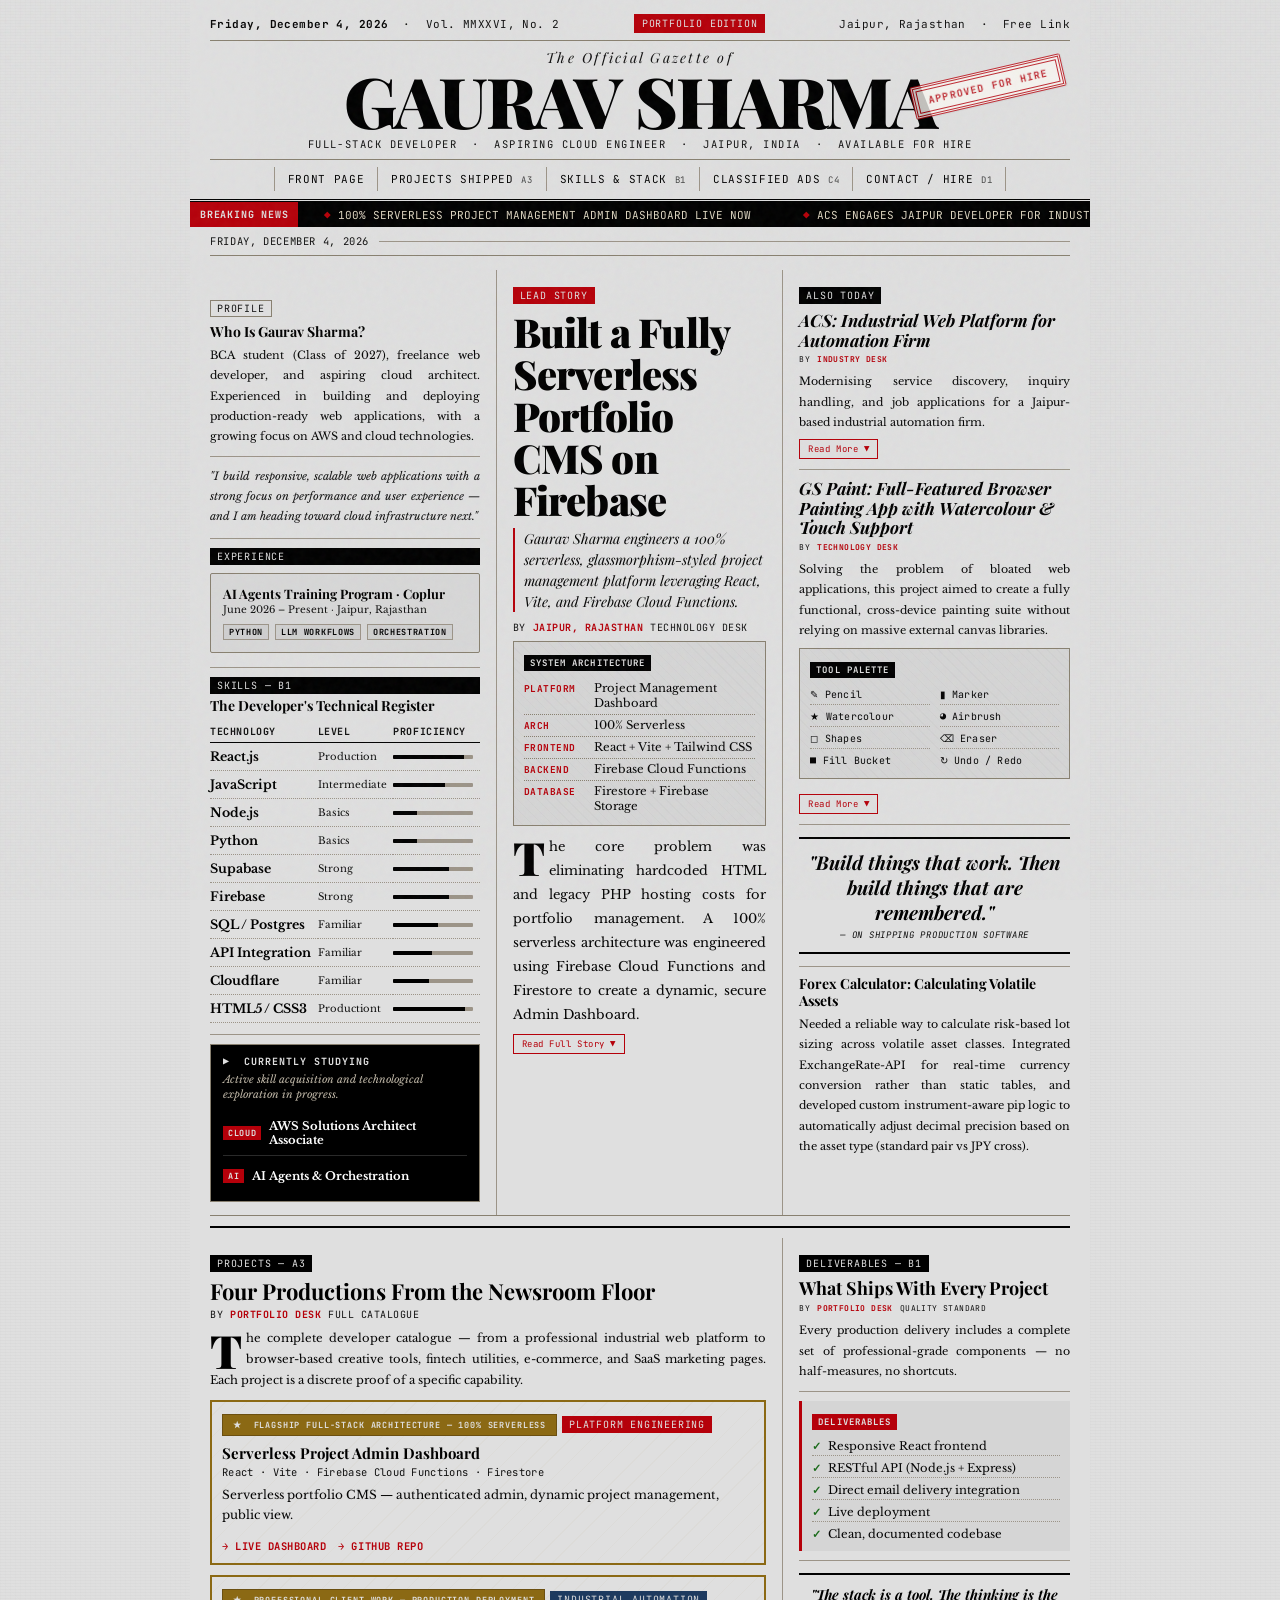
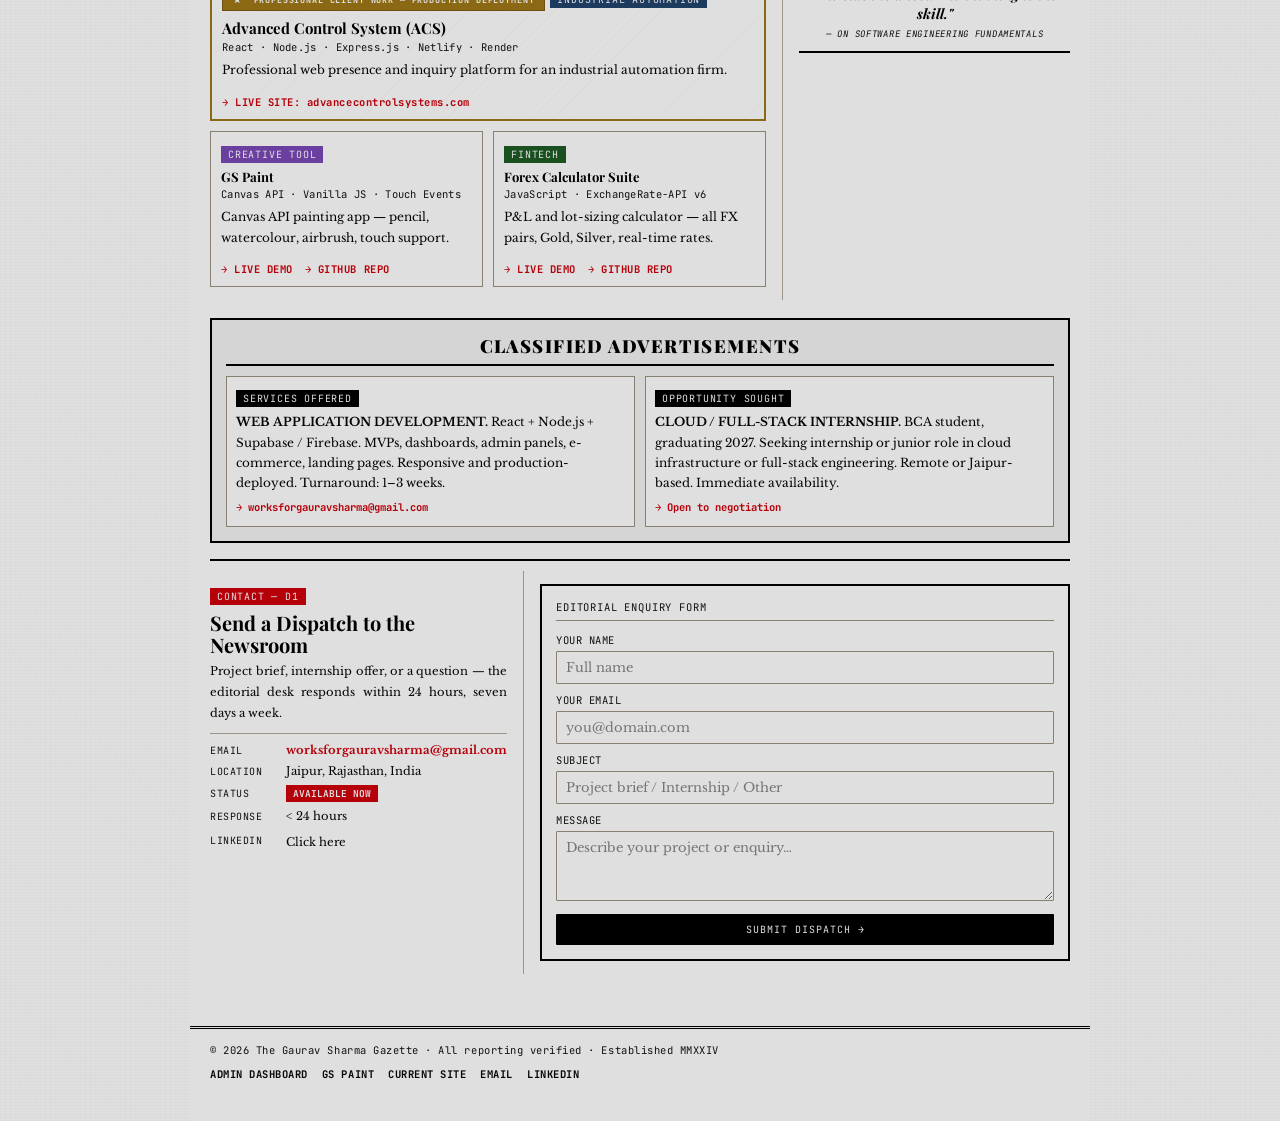
<file: backup/index.html>
<!DOCTYPE html>
<html lang="en">

<head>
  <meta charset="UTF-8">
  <meta name="viewport" content="width=900, shrink-to-fit=no">
  <title>The Gaurav Sharma Gazette — Full-Stack Developer & Aspiring Cloud Engineer Portfolio</title>
  <meta name="description"
    content="Official developer portfolio of Gaurav Sharma. Discover full-stack applications like GS Paint and Forex Calculator. Netlify deployed.">
  <link rel="preconnect" href="https://fonts.googleapis.com">
  <link rel="preconnect" href="https://fonts.gstatic.com" crossorigin>
  <link
    href="https://fonts.googleapis.com/css2?family=Playfair+Display:ital,wght@0,400;0,600;0,700;0,900;1,400;1,700&family=Libre+Baskerville:ital,wght@0,400;0,700;1,400&family=JetBrains+Mono:wght@300;400;500;700&display=swap"
    rel="stylesheet">
  <link rel="stylesheet" href="style.css">
  <script src="script.js" defer></script>
</head>

<body>

  <!-- Retro noise texture overlay -->
  <div class="grain-overlay"></div>

  <!-- Newspaper Main Container -->
  <div class="paper-container" id="newspaper">

    <!-- Ink Stamp Badge -->
    <div class="ink-stamp" id="hireStamp">
      <div class="stamp-inner">APPROVED FOR HIRE</div>
    </div>

    <!-- ═══ MASTHEAD ═══ -->
    <header class="masthead">
      <div class="mast-top">
        <span class="mast-meta"><strong id="liveDate"></strong> &nbsp;·&nbsp; Vol. MMXXVI, No. 2</span>
        <span class="ed-badge">Portfolio Edition</span>
        <span class="mast-meta">Jaipur, Rajasthan &nbsp;·&nbsp; Free Link</span>
      </div>
      <div class="mast-center">
        <div class="mast-name"><span>The Official Gazette of</span>Gaurav Sharma</div>
        <div class="mast-sub">Full-Stack Developer &nbsp;·&nbsp; Aspiring Cloud Engineer &nbsp;·&nbsp; Jaipur, India
          &nbsp;·&nbsp; Available for Hire</div>
      </div>
      <nav class="mast-nav">
        <a onclick="go('about')">Front Page</a>
        <a onclick="go('projects')">Projects Shipped <span
            style="font-family:var(--mono);font-size:9px;opacity:0.7">A3</span></a>
        <a onclick="go('skills')">Skills &amp; Stack <span
            style="font-family:var(--mono);font-size:9px;opacity:0.7">B1</span></a>
        <a onclick="go('classifieds')">Classified Ads <span
            style="font-family:var(--mono);font-size:9px;opacity:0.7">C4</span></a>
        <a onclick="go('contact')">Contact / Hire <span
            style="font-family:var(--mono);font-size:9px;opacity:0.7">D1</span></a>
      </nav>
    </header>

    <!-- ═══ TICKER ═══ -->
    <div class="ticker">
      <div class="ticker-tag">BREAKING NEWS</div>
      <div class="ticker-scroll">
        <div class="ticker-inner">
          <s>100% SERVERLESS PROJECT MANAGEMENT ADMIN DASHBOARD LIVE NOW</s>
          <s>ACS ENGAGES JAIPUR DEVELOPER FOR INDUSTRIAL WEB PLATFORM</s>
          <s>GS PAINT SHIPS FULL TOUCH SUPPORT AND WATERCOLOUR SIMULATION</s>
          <s>FOREX CALCULATOR SUITE NOW HANDLES GOLD, SILVER AND ALL MAJOR FX PAIRS</s>
          <s>GAURAV SHARMA OPEN FOR FREELANCE CONTRACTS — IMMEDIATE AVAILABILITY</s>
          <s>CLOUD ENGINEERING TRAJECTORY: AWS SOLUTIONS ARCHITECT IN PROGRESS</s>
          <s>100% SERVERLESS PROJECT MANAGEMENT ADMIN DASHBOARD LIVE NOW</s>
          <s>ACS ENGAGES JAIPUR DEVELOPER FOR INDUSTRIAL WEB PLATFORM</s>
          <s>GS PAINT SHIPS FULL TOUCH SUPPORT AND WATERCOLOUR SIMULATION</s>
          <s>FOREX CALCULATOR SUITE NOW HANDLES GOLD, SILVER AND ALL MAJOR FX PAIRS</s>
          <s>GAURAV SHARMA OPEN FOR FREELANCE CONTRACTS — IMMEDIATE AVAILABILITY</s>
          <s>CLOUD ENGINEERING TRAJECTORY: AWS SOLUTIONS ARCHITECT IN PROGRESS</s>
        </div>
      </div>
    </div>

    <!-- ═══ MAIN NEWSPAPER CONTENT ═══ -->
    <main class="content">
      <div class="date-rule">
        <span class="date-text" id="liveDateShort"></span>
      </div>

      <!-- ═══ SECTION A: ABOVE THE FOLD ═══ -->
      <section class="grid3 reveal-section" id="about">

        <!-- COL 1: INDEX + PROFILE -->
        <article class="col reveal-col">
          <div style="margin-top:13px">
            <span class="label outline">Profile</span>
            <div class="hl4">Who Is Gaurav Sharma?</div>
            <p class="body" style="font-size:11px">BCA student (Class of 2027), freelance web developer, and aspiring
              cloud architect. Experienced in
              building and deploying production-ready web applications, with a growing focus on AWS and cloud
              technologies.
            </p>
            <hr class="rule-l">
            <p class="body" style="font-size:11px;font-style:italic;color:var(--ink3)">"I build responsive, scalable web
              applications with a strong focus on performance and user experience — and I am heading toward cloud
              infrastructure next."</p>
          </div>

          <!-- Experience -->
          <hr class="rule-l" style="margin-top:11px;">
          <span class="label" style="margin-bottom:8px;display:block;">Experience</span>
          <div class="experience-box" style="margin-bottom:8px;">
            <div class="proj-title" style="font-size:13px; margin-bottom:2px;">AI Agents Training Program · Coplur</div>
            <div style="font-size:10px; color:var(--ink3); margin-top:2px;">June 2026 – Present · Jaipur, Rajasthan
            </div>
            <div style="margin-top:8px; display:flex; gap:6px; flex-wrap:wrap;">
              <span class="experience-tag">PYTHON</span>
              <span class="experience-tag">LLM WORKFLOWS</span>
              <span class="experience-tag">ORCHESTRATION</span>
            </div>
          </div>

          <!-- Skills: The Developer's Technical Register -->
          <hr class="rule-l" style="margin-top:14px;">
          <span class="label" style="margin-bottom:4px;display:block;">Skills — B1</span>
          <div class="hl4" style="margin-bottom:6px;">The Developer's Technical Register</div>
          <table class="sk-table">
            <thead>
              <tr>
                <th>Technology</th>
                <th>Level</th>
                <th>Proficiency</th>
              </tr>
            </thead>
            <tbody>
              <tr>
                <td>React.js</td>
                <td style="font-size:10px;color:var(--ink3)">Production</td>
                <td>
                  <div class="bar">
                    <div class="bar-f" style="width:88%"></div>
                  </div>
                </td>
              </tr>
              <tr>
                <td>JavaScript</td>
                <td style="font-size:10px;color:var(--ink3)">Intermediate</td>
                <td>
                  <div class="bar">
                    <div class="bar-f" style="width:65%"></div>
                  </div>
                </td>
              </tr>
              <tr>
                <td>Node.js</td>
                <td style="font-size:10px;color:var(--ink3)">Basics</td>
                <td>
                  <div class="bar">
                    <div class="bar-f" style="width:30%"></div>
                  </div>
                </td>
              </tr>
              <tr>
                <td>Python</td>
                <td style="font-size:10px;color:var(--ink3)">Basics</td>
                <td>
                  <div class="bar">
                    <div class="bar-f" style="width:30%"></div>
                  </div>
                </td>
              </tr>
              <tr>
                <td>Supabase</td>
                <td style="font-size:10px;color:var(--ink3)">Strong</td>
                <td>
                  <div class="bar">
                    <div class="bar-f" style="width:70%"></div>
                  </div>
                </td>
              </tr>
              <tr>
                <td>Firebase</td>
                <td style="font-size:10px;color:var(--ink3)">Strong</td>
                <td>
                  <div class="bar">
                    <div class="bar-f" style="width:70%"></div>
                  </div>
                </td>
              </tr>
              <tr>
                <td>SQL / Postgres</td>
                <td style="font-size:10px;color:var(--ink3)">Familiar</td>
                <td>
                  <div class="bar">
                    <div class="bar-f" style="width:56%"></div>
                  </div>
                </td>
              </tr>
              <tr>
                <td>API Integration</td>
                <td style="font-size:10px;color:var(--ink3)">Familiar</td>
                <td>
                  <div class="bar">
                    <div class="bar-f" style="width:48%"></div>
                  </div>
                </td>
              </tr>
              <tr>
                <td>Cloudflare</td>
                <td style="font-size:10px;color:var(--ink3)">Familiar</td>
                <td>
                  <div class="bar">
                    <div class="bar-f" style="width:45%"></div>
                  </div>
                </td>
              </tr>
              <tr>
                <td>HTML5 / CSS3</td>
                <td style="font-size:10px;color:var(--ink3)">Productiont</td>
                <td>
                  <div class="bar">
                    <div class="bar-f" style="width:90%"></div>
                  </div>
                </td>
              </tr>
            </tbody>
          </table>

          <!-- Currently Studying -->
          <hr class="rule-l" style="margin-top:11px;">
          <div class="pipeline-box">
            <div class="pipeline-title">&#9654;&nbsp; Currently Studying</div>
            <p class="pipeline-intro">Active skill acquisition and technological exploration in progress.</p>
            <ul class="pipeline-list">
              <li style="flex-direction: column; align-items: flex-start; gap: 4px; padding: 8px 0;">
                <div style="display: flex; align-items: center; gap: 8px;">
                  <span class="pipeline-tag">CLOUD</span>
                  <strong style="color: #fff">AWS Solutions Architect Associate</strong>
                </div>
              </li>
              <li
                style="flex-direction: column; align-items: flex-start; gap: 4px; padding: 8px 0; border-bottom: none;">
                <div style="display: flex; align-items: center; gap: 8px;">
                  <span class="pipeline-tag">AI</span>
                  <strong style="color: #fff">AI Agents &amp; Orchestration</strong>
                </div>
              </li>
            </ul>
          </div>
        </article>

        <!-- COL 2: LEAD STORY — SERVERLESS ADMIN DASHBOARD -->
        <article class="col reveal-col">
          <span class="label red animate-pulse">Lead Story</span>
          <h1 class="hl1">Built a Fully Serverless Portfolio CMS on Firebase</h1>
          <div class="deck">Gaurav Sharma engineers a 100% serverless, glassmorphism-styled project management platform
            leveraging React, Vite, and Firebase Cloud Functions.</div>
          <div class="byline"><span class="byloc">JAIPUR, RAJASTHAN</span> Technology Desk</div>

          <!-- Project Specs Infographic -->
          <div class="news-infographic" style="margin-bottom:9px;">
            <div class="infographic-title">System Architecture</div>
            <div class="infographic-grid">
              <div class="infographic-row">
                <span class="infographic-key">Platform</span>
                <span class="infographic-val">Project Management Dashboard</span>
              </div>
              <div class="infographic-row">
                <span class="infographic-key">Arch</span>
                <span class="infographic-val">100% Serverless</span>
              </div>
              <div class="infographic-row">
                <span class="infographic-key">Frontend</span>
                <span class="infographic-val">React + Vite + Tailwind CSS</span>
              </div>
              <div class="infographic-row">
                <span class="infographic-key">Backend</span>
                <span class="infographic-val">Firebase Cloud Functions</span>
              </div>
              <div class="infographic-row">
                <span class="infographic-key">Database</span>
                <span class="infographic-val">Firestore + Firebase Storage</span>
              </div>
            </div>
          </div>

          <p class="body drop">The core problem was eliminating hardcoded HTML and legacy PHP hosting costs for
            portfolio management. A 100% serverless architecture was engineered using Firebase Cloud Functions and
            Firestore to create a dynamic, secure Admin Dashboard.</p>
          <button class="expand-btn" data-target="admin-full">Read Full Story ▼</button>

          <div class="article-full" id="admin-full">
            <h4 class="hl4"
              style="margin-top:4px;margin-bottom:6px;font-size:11px;font-weight:bold;text-transform:uppercase;letter-spacing:0.04em;">
              Implementation Detail: The 15-Minute Rule</h4>
            <p class="body">To safely allow public write access to the live dashboard demo without database bloat, an
              automated 15-minute data-wipe Cloud Function was developed. Any data created by a guest user is
              systematically purged, ensuring the dashboard permanently resets itself.</p>
          </div>
        </article>

        <!-- COL 3: SECONDARY STORIES -->
        <article class="col reveal-col">
          <span class="label">Also Today</span>

          <!-- ACS -->
          <div class="story-preview-box">
            <div class="hl3">ACS: Industrial Web Platform for Automation Firm</div>
            <div class="byline" style="font-size:8px"><span class="byloc">INDUSTRY DESK</span></div>
            <p class="body" style="font-size:11px">Modernising service discovery, inquiry handling, and job applications
              for a Jaipur-based industrial automation firm.</p>
            <button class="expand-btn" data-target="acs-side">Read More &#9660;</button>

            <div class="article-full" id="acs-side">
              <h4 class="hl4"
                style="margin-top:4px;margin-bottom:6px;font-size:11px;font-weight:bold;text-transform:uppercase;letter-spacing:0.04em;">
                Architecture &amp; Email Delivery</h4>
              <p class="body" style="font-size:11px">A custom React UI backed by RESTful APIs using Node.js and
                Express.js was chosen for full control over data flow. Crucially, secure direct email delivery was
                implemented via backend routing to bypass the unreliability of third-party frontend mailers.</p>
            </div>
          </div>

          <hr class="rule-l">

          <!-- GS Paint -->
          <div class="story-preview-box">
            <div class="hl3">GS Paint: Full-Featured Browser Painting App with Watercolour &amp; Touch Support</div>
            <div class="byline" style="font-size:8px"><span class="byloc">TECHNOLOGY DESK</span></div>
            <p class="body" style="font-size:11px">Solving the problem of bloated web applications, this project aimed
              to create a fully functional, cross-device painting suite without relying on massive external canvas
              libraries.</p>
            <!-- GS Paint Tool Palette Infographic -->
            <div class="news-infographic" style="margin:8px 0;">
              <div class="infographic-title">Tool Palette</div>
              <div class="tool-palette-grid">
                <div class="tool-item">&#9998; Pencil</div>
                <div class="tool-item">&#9646; Marker</div>
                <div class="tool-item">&#9733; Watercolour</div>
                <div class="tool-item">&#9685; Airbrush</div>
                <div class="tool-item">&#9723; Shapes</div>
                <div class="tool-item">&#9003; Eraser</div>
                <div class="tool-item">&#9632; Fill Bucket</div>
                <div class="tool-item">&#8635; Undo / Redo</div>
              </div>
            </div>
            <button class="expand-btn" data-target="gspaint">Read More &#9660;</button>

            <div class="article-full" id="gspaint">
              <h4 class="hl4"
                style="margin-top:4px;margin-bottom:6px;font-size:11px;font-weight:bold;text-transform:uppercase;letter-spacing:0.04em;">
                Native APIs &amp; State Management</h4>
              <p class="body" style="font-size:11px">The native HTML5 Canvas API paired with Vanilla JS was selected to
                ensure maximum performance and zero dependency overhead. A custom unlimited undo/redo stack was
                engineered to track canvas state changes without memory leaks, operating alongside a unified touch/mouse
                event handler.</p>
            </div>
          </div>

          <hr class="rule-l">

          <!-- Pullquote -->
          <blockquote class="pq">
            <p>"Build things that work. Then build things that are remembered."</p>
            <cite>— on shipping production software</cite>
          </blockquote>

          <hr class="rule-l">

          <!-- Forex Calculator brief -->
          <div class="story-preview-box">
            <div class="hl4">Forex Calculator: Calculating Volatile Assets</div>
            <p class="body" style="font-size:11px">Needed a reliable way to calculate risk-based lot sizing across
              volatile asset classes. Integrated ExchangeRate-API for real-time currency conversion rather than static
              tables, and developed custom instrument-aware pip logic to automatically adjust decimal precision based on
              the asset type (standard pair vs JPY cross).
            </p>
          </div>


        </article>
      </section>


      <!-- ═══ SECTION B: REMAINING PROJECTS ═══ -->
      <hr class="rule-t" id="projects">


      <section class="grid2 reveal-section">
        <article class="col reveal-col">
          <span class="label">Projects — A3</span>
          <h2 class="hl2">Four Productions From the Newsroom Floor</h2>
          <div class="byline"><span class="byloc">PORTFOLIO DESK</span> Full Catalogue</div>
          <p class="body drop" style="font-size:11.5px">The complete developer catalogue — from a professional
            industrial web platform to browser-based creative tools, fintech utilities, e-commerce, and SaaS marketing
            pages. Each project is a discrete proof of a specific capability.</p>

          <div class="proj-grid">

            <!-- NEW PROJECT: Serverless Admin Dashboard — Full Width -->
            <div class="proj-card proj-card-pro" style="grid-column: 1 / -1">
              <div class="proj-pro-banner">★ &nbsp;Flagship Full-Stack Architecture — 100% Serverless</div>
              <span class="proj-card-tag" style="background:var(--accent)">Platform Engineering</span>
              <div class="proj-title" style="font-size:15px">Serverless Project Admin Dashboard</div>
              <div class="proj-tech">React · Vite · Firebase Cloud Functions · Firestore</div>
              <div class="proj-body">Serverless portfolio CMS — authenticated admin, dynamic project management, public
                view.</div>
              <div style="display: flex; gap: 12px; margin-top: 8px;">
                <a class="proj-link hover-underline" href="https://gs-admin-project-managment.netlify.app/admin"
                  target="_blank">→ LIVE DASHBOARD</a>
                <a class="proj-link hover-underline"
                  href="https://github.com/Gaurav-900/Serverless-Projects-Management-Dashboard" target="_blank">→ GITHUB
                  REPO</a>
              </div>
            </div>

            <!-- ACS: Professional Client Project -->
            <div class="proj-card proj-card-pro" style="grid-column: 1 / -1">
              <div class="proj-pro-banner">★ &nbsp;Professional Client Work — Production Deployment</div>
              <span class="proj-card-tag" style="background:#1d3a5f">Industrial Automation</span>
              <div class="proj-title" style="font-size:15px">Advanced Control System (ACS)</div>
              <div class="proj-tech">React · Node.js · Express.js · Netlify · Render</div>
              <div class="proj-body">Professional web presence and inquiry platform for an industrial automation firm.
              </div>
              <div style="display: flex; gap: 12px; margin-top: 8px;">
                <a class="proj-link hover-underline" href="https://advancecontrolsystems.com" target="_blank">→ LIVE
                  SITE: advancecontrolsystems.com</a>
              </div>
            </div>

            <!-- GS Paint: Highlighted Personal Flagship Project -->
            <div class="proj-card">
              <span class="proj-card-tag" style="background:#6b3fa0">Creative Tool</span>
              <div class="proj-title">GS Paint</div>
              <div class="proj-tech">Canvas API &middot; Vanilla JS &middot; Touch Events</div>
              <div class="proj-body">Canvas API painting app — pencil, watercolour, airbrush, touch support.</div>
              <div style="display: flex; gap: 12px; margin-top: 8px;">
                <a class="proj-link hover-underline" href="https://gs-paint.netlify.app/" target="_blank">&rarr; LIVE
                  DEMO</a>
                <a class="proj-link hover-underline" href="https://github.com/Gaurav-900/GS_Paint_App" target="_blank">→
                  GITHUB REPO</a>
              </div>
            </div>


            <!-- Forex Calculator -->
            <div class="proj-card">
              <span class="proj-card-tag" style="background:#1a5020">FinTech</span>
              <div class="proj-title">Forex Calculator Suite</div>
              <div class="proj-tech">JavaScript · ExchangeRate-API v6</div>
              <div class="proj-body">P&L and lot-sizing calculator — all FX pairs, Gold, Silver, real-time rates.
              </div>
              <div style="display: flex; gap: 12px; margin-top: 8px;">
                <a class="proj-link hover-underline" href="https://gs-forex-calculator.netlify.app/" target="_blank">→
                  LIVE DEMO</a>
                <a class="proj-link hover-underline" href="https://github.com/Gaurav-900/Forex-Calculator"
                  target="_blank">→ GITHUB REPO</a>
              </div>
            </div>
          </div>
        </article>

        <!-- DELIVERABLES COL -->
        <article class="col reveal-col" id="skills">
          <span class="label">Deliverables — B1</span>
          <h2 class="hl2" style="font-size:18px">What Ships With Every Project</h2>
          <div class="byline" style="font-size:8px"><span class="byloc">PORTFOLIO DESK</span> Quality Standard</div>
          <p class="body" style="font-size:11px;margin-bottom:10px">Every production delivery includes a complete set of
            professional-grade components — no half-measures, no shortcuts.</p>

          <hr class="rule-l">
          <div class="checklist-box">
            <div class="checklist-title">Deliverables</div>
            <ul class="checklist">
              <li class="checklist-item done">Responsive React frontend</li>
              <li class="checklist-item done">RESTful API (Node.js + Express)</li>
              <li class="checklist-item done">Direct email delivery integration</li>
              <li class="checklist-item done">Live deployment</li>
              <li class="checklist-item done">Clean, documented codebase</li>
            </ul>
          </div>

          <hr class="rule-l">

          <blockquote class="pq" style="margin-top:12px">
            <p style="font-size:14px">"The stack is a tool. The thinking is the skill."</p>
            <cite>— on software engineering fundamentals</cite>
          </blockquote>
        </article>

      </section>

      <!-- ═══ CLASSIFIEDS ═══ -->
      <section class="reveal-section" id="classifieds">
        <div class="classifieds">
          <h3 class="class-title">Classified Advertisements</h3>
          <div class="class-grid">
            <div class="class-item">
              <span class="class-tag">Services Offered</span>
              <div class="class-body">
                <strong>WEB APPLICATION DEVELOPMENT.</strong> React + Node.js + Supabase / Firebase. MVPs, dashboards,
                admin
                panels, e-commerce, landing pages. Responsive and production-deployed. Turnaround: 1–3 weeks.
                <span class="class-ref">→ worksforgauravsharma@gmail.com</span>
              </div>
            </div>
            <div class="class-item">
              <span class="class-tag">Opportunity Sought</span>
              <div class="class-body">
                <strong>CLOUD / FULL-STACK INTERNSHIP.</strong> BCA student, graduating 2027. Seeking internship or
                junior role in cloud infrastructure or full-stack engineering. Remote or Jaipur-based. Immediate
                availability.
                <span class="class-ref">→ Open to negotiation</span>
              </div>
            </div>
          </div>
        </div>
      </section>

      <!-- ═══ CONTACT (Netlify Integrated HTML Form Setup) ═══ -->
      <hr class="rule-t" id="contact" style="margin-top:16px">
      <section class="grid2r reveal-section">

        <!-- Left column: contact meta info -->
        <article class="col reveal-col">
          <span class="label red">Contact — D1</span>
          <h2 class="hl2" style="font-size:20px">Send a Dispatch to the Newsroom</h2>
          <p class="body" style="font-size:11.5px;margin-top:5px">Project brief, internship offer, or a question — the
            editorial desk responds within 24 hours, seven days a week.</p>

          <hr class="rule-l">

          <div class="contact-meta-list" style="display:flex;flex-direction:column;gap:7px;margin-top:6px">
            <div class="contact-meta-row">
              <span class="contact-meta-label">Email</span>
              <a href="mailto:worksforgauravsharma@gmail.com"
                class="contact-meta-link">worksforgauravsharma@gmail.com</a>
            </div>
            <div class="contact-meta-row">
              <span class="contact-meta-label">Location</span>
              <span class="contact-meta-val">Jaipur, Rajasthan, India</span>
            </div>
            <div class="contact-meta-row">
              <span class="contact-meta-label">Status</span>
              <span class="contact-meta-status">AVAILABLE NOW</span>
            </div>
            <div class="contact-meta-row">
              <span class="contact-meta-label">Response</span>
              <span class="contact-meta-val">&lt; 24 hours</span>
            </div>
            <div class="contact-meta-row">
              <span class="contact-meta-label">LinkedIn</span>
              <a href="https://www.linkedin.com/in/gaurav-sharma-gs900" style="text-decoration: none;"> <span
                  class="contact-meta-val"> Click
                  here</span></a>
            </div>
          </div>
        </article>

        <!-- Right column: Netlify form -->
        <article class="col reveal-col">
          <!-- Setup standard HTML form for Netlify bots to discover. 
               We override default HTML submit with JS AJAX in script.js, but keeping standard fields and action -->
          <form name="contact" method="POST" data-netlify="true" id="contact-form" action="/contact-success">
            <!-- Hidden input required for AJAX submissions to Netlify form endpoint -->
            <input type="hidden" name="form-name" value="contact" />

            <div class="contact-box">
              <div class="contact-form-title">Editorial Enquiry Form</div>

              <div class="form-group">
                <label class="f-label" for="form-name-field">Your Name</label>
                <input type="text" id="form-name-field" name="name" class="f-input" placeholder="Full name" required>
              </div>

              <div class="form-group">
                <label class="f-label" for="form-email-field">Your Email</label>
                <input type="email" id="form-email-field" name="email" class="f-input" placeholder="you@domain.com"
                  required>
              </div>

              <div class="form-group">
                <label class="f-label" for="form-subject-field">Subject</label>
                <input type="text" id="form-subject-field" name="subject" class="f-input"
                  placeholder="Project brief / Internship / Other" required>
              </div>

              <div class="form-group">
                <label class="f-label" for="form-message-field">Message</label>
                <textarea id="form-message-field" name="message" class="f-input f-ta"
                  placeholder="Describe your project or enquiry…" required></textarea>
              </div>

              <button type="submit" class="submit" id="submit-btn">Submit Dispatch →</button>
            </div>
          </form>
        </article>
      </section>
    </main>

    <!-- FOOTER -->
    <footer class="gazette-footer">
      <div class="ft-copy">© 2026 The Gaurav Sharma Gazette · All reporting verified · Established MMXXIV</div>
      <div class="ft-links">
        <a href="https://gs-admin-project-managment.netlify.app/admin" target="_blank">Admin Dashboard</a>
        <a href="https://gs-paint.netlify.app/" target="_blank">GS Paint</a>
        <a href="https://gauravsharmaa.netlify.app/" target="_blank">Current Site</a>
        <a href="mailto:worksforgauravsharma@gmail.com">Email</a>
        <a href="https://www.linkedin.com/in/gaurav-sharma-gs900">LinkedIn</a>
      </div>
    </footer>
  </div>

</body>

</html>
</file>
<file: backup/style.css>
/* ==========================================================================
   THE GAURAV SHARMA GAZETTE DESIGN SYSTEM & STYLES
   ========================================================================== */

*, *::before, *::after {
  box-sizing: border-box;
  margin: 0;
  padding: 0;
}

:root {
  --ink: #000000;
  --ink2: #050505;
  --ink3: #111111;
  --ink4: #1a1a1a;
  --paper: #dfdfdf;
  --paper2: #d5d5d5;
  --rule: #888070;
  --rule2: #9c9488;
  --accent: #b5000a;
  --accent2: #e8000f;
  --col-gap: 16px;
  --body: 'Libre Baskerville', Georgia, serif;
  --head: 'Playfair Display', Georgia, serif;
  --mono: 'JetBrains Mono', monospace;
}

/* Base Body Styles */
html {
  background-color: var(--paper);
  background-image:
    repeating-linear-gradient(
      0deg,
      rgba(0,0,0,0.035) 0px, transparent 1px, transparent 3px
    ),
    repeating-linear-gradient(
      90deg,
      rgba(0,0,0,0.02) 0px, transparent 1px, transparent 5px
    ),
    repeating-linear-gradient(
      45deg,
      rgba(255,255,255,0.04) 0px, transparent 1px, transparent 6px
    );
  color: var(--ink);
  font-family: var(--body);
  scroll-behavior: smooth;
  width: 900px;
  margin: 0;
  padding: 0;
}

body {
  width: 900px;
  margin: 0;
  padding: 0;
  background-color: var(--paper);
  background-image:
    repeating-linear-gradient(
      0deg,
      rgba(0,0,0,0.035) 0px, transparent 1px, transparent 3px
    ),
    repeating-linear-gradient(
      90deg,
      rgba(0,0,0,0.02) 0px, transparent 1px, transparent 5px
    ),
    repeating-linear-gradient(
      45deg,
      rgba(255,255,255,0.04) 0px, transparent 1px, transparent 6px
    );
  position: relative;
  overflow-x: hidden;
}

/* Center the newspaper on screens wider than 900px */
@media (min-width: 901px) {
  html, body {
    margin: 0 auto;
  }
}

/* Vintage Paper Grain Overlay */
.grain-overlay {
  position: fixed;
  inset: 0;
  pointer-events: none;
  z-index: 9999;
  background-image: url("data:image/svg+xml,%3Csvg viewBox='0 0 200 200' xmlns='http://www.w3.org/2000/svg'%3E%3Cfilter id='n'%3E%3CfeTurbulence type='fractalNoise' baseFrequency='0.7' numOctaves='4' stitchTiles='stitch'/%3E%3C/filter%3E%3Crect width='100%25' height='100%25' filter='url(%23n)' opacity='0.07'/%3E%3C/svg%3E");
  opacity: 0;
  animation: grainEntrance 1s ease-out forwards;
  animation-delay: 2.0s;
}

@keyframes grainEntrance {
  to { opacity: 0.65; }
}

/* ==========================================================================
   ANIMATIONS & ENTRANCE EFFECTS
   ========================================================================== */

/* Newspaper Load In (Hot off the Press!) */
.paper-container {
  opacity: 0;
  animation: paperEntrance 1.6s ease-in-out forwards;
  position: relative;
  background: var(--paper);
  padding-bottom: 20px;
}

@keyframes paperEntrance {
  to {
    opacity: 1;
  }
}

/* Ink Stamp Badging */
.ink-stamp {
  position: absolute;
  top: 70px;
  right: 25px;
  transform: translate3d(0,0,0) rotate(-14deg) scale3d(3.5, 3.5, 1);
  opacity: 0;
  z-index: 100;
  border: 3px double var(--accent);
  color: var(--accent);
  font-family: var(--mono);
  font-size: 10px;
  font-weight: 700;
  padding: 2px;
  border-radius: 2px;
  text-transform: uppercase;
  letter-spacing: 0.12em;
  background: rgba(250, 248, 243, 0.95);
  pointer-events: none;
  box-shadow: 1px 1px 1px rgba(0,0,0,0.06);
  will-change: transform, opacity;
}

.stamp-inner {
  border: 1px solid var(--accent);
  padding: 4px 10px;
}

.ink-stamp.stamped {
  animation: stampSlam 0.5s cubic-bezier(0.175, 0.885, 0.32, 1.275) 1.5s forwards;
}

@keyframes stampSlam {
  0% {
    opacity: 0;
    transform: translate3d(0,0,0) rotate(-35deg) scale3d(3.5, 3.5, 1);
  }
  75% {
    opacity: 0.9;
    transform: translate3d(0,0,0) rotate(-16deg) scale3d(0.92, 0.92, 1);
  }
  100% {
    opacity: 0.82;
    transform: translate3d(0,0,0) rotate(-13deg) scale3d(1, 1, 1);
  }
}

/* Scroll-triggered reveal effect */
.reveal-col {
  opacity: 0;
  transform: translateY(20px);
  transition: opacity 0.8s cubic-bezier(0.16, 1, 0.3, 1), transform 0.8s cubic-bezier(0.16, 1, 0.3, 1);
}

.reveal-col.visible {
  opacity: 1;
  transform: translateY(0);
}

/* Delay grid columns for natural flow */
.reveal-section .reveal-col:nth-child(1) { transition-delay: 0.05s; }
.reveal-section .reveal-col:nth-child(2) { transition-delay: 0.18s; }
.reveal-section .reveal-col:nth-child(3) { transition-delay: 0.3s; }

/* Pulse animation for important alerts */
.animate-pulse {
  animation: pulse 1.8s infinite alternate;
}

@keyframes pulse {
  0% { opacity: 0.85; transform: scale(1); }
  100% { opacity: 1; transform: scale(1.03); }
}

/* ==========================================================================
   MASTHEAD & NAV
   ========================================================================== */

.masthead {
  border-bottom: 3px double var(--ink);
  padding: 14px 20px 8px;
}

.mast-top {
  display: flex;
  align-items: center;
  justify-content: space-between;
  flex-wrap: wrap;
  gap: 6px;
  border-bottom: 1px solid var(--rule);
  padding-bottom: 7px;
  margin-bottom: 7px;
}

.mast-meta {
  font-family: var(--mono);
  font-size: 11px;
  color: var(--ink3);
  letter-spacing: .04em;
}

.mast-meta strong {
  color: var(--ink2);
  font-weight: 700;
}

.ed-badge {
  font-family: var(--mono);
  font-size: 10px;
  color: var(--paper);
  background: var(--accent);
  padding: 3px 8px;
  letter-spacing: .08em;
  text-transform: uppercase;
}

.mast-center {
  text-align: center;
  padding: 4px 0 8px;
  border-bottom: 1px solid var(--rule);
}

.mast-name {
  font-family: var(--head);
  font-size: clamp(36px, 8vw, 70px);
  font-weight: 900;
  color: var(--ink);
  letter-spacing: -.03em;
  line-height: .92;
  text-transform: uppercase;
}

.mast-name span {
  display: block;
  font-size: clamp(11px, 1.8vw, 14px);
  font-weight: 400;
  font-style: italic;
  letter-spacing: .16em;
  color: var(--ink3);
  text-transform: none;
  margin-bottom: 3px;
}

.mast-sub {
  font-family: var(--mono);
  font-size: 10.5px;
  color: var(--ink3);
  letter-spacing: .14em;
  text-transform: uppercase;
  margin-top: 5px;
}

.mast-nav {
  display: flex;
  justify-content: center;
  flex-wrap: wrap;
  gap: 0;
  margin-top: 7px;
}

.mast-nav a {
  font-family: var(--mono);
  font-size: 11px;
  color: var(--ink2);
  text-decoration: none;
  padding: 5px 13px;
  border-right: 1px solid var(--rule2);
  letter-spacing: .06em;
  text-transform: uppercase;
  cursor: pointer;
  transition: all .2s cubic-bezier(0.16, 1, 0.3, 1);
}

.mast-nav a:first-child {
  border-left: 1px solid var(--rule2);
}

.mast-nav a:hover {
  background: var(--ink);
  color: var(--paper);
  transform: translateY(-1px);
}

/* ==========================================================================
   TICKER (BREAKING NEWS)
   ========================================================================== */

.ticker {
  background: var(--ink);
  display: flex;
  align-items: center;
  overflow: hidden;
  height: 25px;
}

.ticker-tag {
  font-family: var(--mono);
  font-size: 10px;
  font-weight: 700;
  background: var(--accent);
  color: var(--paper);
  padding: 0 10px;
  height: 100%;
  display: flex;
  align-items: center;
  white-space: nowrap;
  flex-shrink: 0;
  letter-spacing: .08em;
}

.ticker-scroll {
  overflow: hidden;
  flex: 1;
  height: 100%;
}

.ticker-inner {
  display: flex;
  align-items: center;
  height: 100%;
  animation: tick 26s linear infinite;
  white-space: nowrap;
  will-change: transform;
  backface-visibility: hidden;
  -webkit-font-smoothing: antialiased;
  transform: translateZ(0);
}

.ticker-inner s {
  font-family: var(--mono);
  font-size: 11px;
  color: #ddd5c0;
  padding: 0 26px;
  text-decoration: none;
  display: inline;
}

.ticker-inner s::before {
  content: '◆  ';
  color: var(--accent);
}

@keyframes tick {
  from { transform: translate3d(0, 0, 0); }
  to { transform: translate3d(-50%, 0, 0); }
}

/* ==========================================================================
   GRID LAYOUTS & COLUMNS
   ========================================================================== */

.content {
  padding: 0 20px 32px;
}

.date-rule {
  display: flex;
  align-items: center;
  gap: 10px;
  padding: 7px 0;
  border-bottom: 1px solid var(--rule);
  margin-bottom: 14px;
}

.date-text {
  font-family: var(--mono);
  font-size: 10.5px;
  color: var(--ink3);
  letter-spacing: .06em;
  text-transform: uppercase;
}

.date-rule::after {
  content: '';
  flex: 1;
  height: 1px;
  background: var(--rule2);
}

.grid3 {
  display: grid;
  grid-template-columns: 1fr 1fr 1fr;
  gap: 0;
  border-bottom: 1px solid var(--rule);
}

.grid2 {
  display: grid;
  grid-template-columns: 2fr 1fr;
  gap: 0;
}

.grid2r {
  display: grid;
  grid-template-columns: 1fr 2fr;
  gap: 0;
}

.col {
  padding: 13px var(--col-gap) 13px 0;
  border-right: 1px solid var(--rule2);
}

.col:last-child {
  border-right: none;
  padding-right: 0;
}

.col:not(:first-child) {
  padding-left: var(--col-gap);
}

/* ==========================================================================
   LABELS & VINTAGE GRAPHICS
   ========================================================================== */

.label {
  font-family: var(--mono);
  font-size: 10px;
  color: var(--paper);
  background: var(--ink);
  padding: 2px 7px;
  letter-spacing: .08em;
  text-transform: uppercase;
  display: inline-block;
  margin-bottom: 7px;
}

.label.red {
  background: var(--accent);
}

.label.outline {
  background: transparent;
  color: var(--ink3);
  border: 1px solid var(--rule);
  padding: 1px 6px;
}

/* Thematic News Graphics */
.news-graphic {
  background: var(--paper2);
  border: 1px solid var(--rule);
  display: flex;
  align-items: center;
  justify-content: center;
  position: relative;
  overflow: hidden;
}

.news-graphic-overlay {
  position: absolute;
  inset: 0;
  background: repeating-linear-gradient(45deg, transparent, transparent 5px, rgba(0,0,0,.025) 5px, rgba(0,0,0,.025) 6px);
}

.news-graphic-text {
  font-family: var(--mono);
  font-size: 9px;
  color: var(--ink3);
  text-transform: uppercase;
  letter-spacing: .06em;
  z-index: 1;
}

/* ==========================================================================
   NEWSPAPER INFOGRAPHIC BLOCKS
   ========================================================================== */

.news-infographic {
  border: 1px solid var(--rule);
  background: var(--paper2);
  padding: 8px 10px;
  position: relative;
}

.news-infographic::before {
  content: '';
  position: absolute;
  inset: 0;
  background: repeating-linear-gradient(
    45deg, transparent, transparent 6px,
    rgba(0,0,0,.018) 6px, rgba(0,0,0,.018) 7px
  );
  pointer-events: none;
}

.infographic-title {
  font-family: var(--mono);
  font-size: 9px;
  font-weight: 700;
  text-transform: uppercase;
  letter-spacing: .12em;
  color: var(--paper);
  background: var(--ink);
  padding: 2px 6px;
  display: inline-block;
  margin-bottom: 7px;
  position: relative;
}

.infographic-grid {
  display: flex;
  flex-direction: column;
  gap: 0;
  position: relative;
}

.infographic-row {
  display: flex;
  align-items: baseline;
  gap: 8px;
  padding: 3px 0;
  border-bottom: 1px dotted var(--rule);
}

.infographic-row:last-child {
  border-bottom: none;
}

.infographic-key {
  font-family: var(--mono);
  font-size: 9.5px;
  font-weight: 700;
  color: var(--accent);
  text-transform: uppercase;
  letter-spacing: .05em;
  width: 62px;
  flex-shrink: 0;
}

.infographic-val {
  font-family: var(--body);
  font-size: 11.5px;
  color: var(--ink2);
  line-height: 1.3;
}

/* Tool Palette Grid (GS Paint) */
.tool-palette-grid {
  display: grid;
  grid-template-columns: 1fr 1fr;
  gap: 2px 10px;
  position: relative;
}

.tool-item {
  font-family: var(--mono);
  font-size: 10px;
  color: var(--ink2);
  padding: 3px 0;
  border-bottom: 1px dotted var(--rule2);
  letter-spacing: .02em;
  display: flex;
  align-items: center;
  gap: 5px;
}

.tool-item:nth-last-child(-n+2) {
  border-bottom: none;
}


/* Deliverables Checklist (ACS Column) */
.checklist-box {
  border-left: 3px solid var(--accent);
  padding: 8px 10px;
  background: var(--paper2);
  margin-top: 4px;
}

.checklist-title {
  font-family: var(--mono);
  font-size: 9px;
  font-weight: 700;
  text-transform: uppercase;
  letter-spacing: .12em;
  color: var(--paper);
  background: var(--accent);
  padding: 2px 6px;
  display: inline-block;
  margin-bottom: 7px;
}

.checklist {
  list-style: none;
  display: flex;
  flex-direction: column;
  gap: 3px;
}

.checklist-item {
  font-family: var(--body);
  font-size: 11.5px;
  color: var(--ink2);
  padding: 2px 0;
  border-bottom: 1px dotted var(--rule2);
  display: flex;
  align-items: center;
  gap: 7px;
}

.checklist-item:last-child {
  border-bottom: none;
}

.checklist-item.done::before {
  content: '✓';
  font-family: var(--mono);
  font-size: 11px;
  font-weight: 700;
  color: #1a6b1a;
  flex-shrink: 0;
}

/* In the Pipeline Box (Col 3) */
.pipeline-box {
  border: 1px solid var(--rule);
  background: var(--ink);
  padding: 10px 12px;
}

.pipeline-title {
  font-family: var(--mono);
  font-size: 10px;
  font-weight: 700;
  text-transform: uppercase;
  letter-spacing: .1em;
  color: var(--paper);
  margin-bottom: 5px;
}

.pipeline-intro {
  font-family: var(--body);
  font-size: 10.5px;
  color: #c0b8a8;
  font-style: italic;
  margin-bottom: 8px;
  line-height: 1.4;
}

.pipeline-list {
  list-style: none;
  display: flex;
  flex-direction: column;
  gap: 5px;
}

.pipeline-list li {
  font-family: var(--body);
  font-size: 11.5px;
  color: #e8e0d0;
  display: flex;
  align-items: center;
  gap: 8px;
  border-bottom: 1px solid #2a2a2a;
  padding-bottom: 5px;
}

.pipeline-list li:last-child {
  border-bottom: none;
  padding-bottom: 0;
}

.pipeline-tag {
  font-family: var(--mono);
  font-size: 8.5px;
  font-weight: 700;
  letter-spacing: .08em;
  background: var(--accent);
  color: var(--paper);
  padding: 1px 5px;
  flex-shrink: 0;
}

/* Sidebar Experience Box */
.experience-box {
  background: rgba(0,0,0,0.035);
  border: 1px solid var(--rule);
  padding: 12px;
  border-radius: 2px;
}

.experience-tag {
  font-family: var(--mono);
  font-size: 8.5px;
  font-weight: 700;
  letter-spacing: .08em;
  background: rgba(0,0,0,0.04);
  color: var(--ink);
  border: 1px solid var(--rule2);
  padding: 1px 5px;
  flex-shrink: 0;
}

/* Coffee Stain Visual Overlays */

.coffee-stain-container {
  position: relative;
  height: 0;
  width: 0;
  pointer-events: none;
  z-index: 10;
}

.coffee-stain {
  position: absolute;
  width: clamp(150px, 20vw, 240px);
  height: auto;
  bottom: 120px;
  left: -90px;
  opacity: 0.55;
  transform: rotate(-10deg);
  transition: transform 1.2s cubic-bezier(0.16, 1, 0.3, 1), opacity 0.4s ease;
  mix-blend-mode: multiply;
}

.coffee-stain:hover {
  transform: rotate(-5deg) scale(1.05);
  opacity: 0.75;
}

/* ==========================================================================
   TYPOGRAPHY
   ========================================================================== */

.hl1 {
  font-family: var(--head);
  font-size: clamp(24px, 5vw, 40px);
  font-weight: 900;
  line-height: 1.05;
  letter-spacing: -.02em;
  margin-bottom: 7px;
}

.hl2 {
  font-family: var(--head);
  font-size: clamp(16px, 3vw, 22px);
  font-weight: 700;
  line-height: 1.1;
  margin-bottom: 5px;
}

.hl3 {
  font-family: var(--head);
  font-size: clamp(13px, 2.5vw, 17px);
  font-weight: 700;
  line-height: 1.15;
  font-style: italic;
  margin-bottom: 4px;
}

.hl4 {
  font-family: var(--head);
  font-size: 14px;
  font-weight: 700;
  line-height: 1.2;
  color: var(--ink);
  margin-bottom: 4px;
}

.byline {
  font-family: var(--mono);
  font-size: 10px;
  color: var(--ink3);
  letter-spacing: .05em;
  text-transform: uppercase;
  margin-bottom: 7px;
  display: flex;
  align-items: center;
  gap: 7px;
  flex-wrap: wrap;
}

.byline::before {
  content: 'By ';
}

.byloc {
  color: var(--accent);
  font-weight: 700;
}

.deck {
  font-family: var(--head);
  font-size: 14px;
  font-style: italic;
  color: var(--ink2);
  line-height: 1.5;
  margin-bottom: 9px;
  border-left: 2px solid var(--accent);
  padding-left: 9px;
}

.body {
  font-family: var(--body);
  font-size: 13px;
  color: var(--ink2);
  line-height: 1.85;
  text-align: justify;
  text-justify: inter-word;
}

.body + .body {
  margin-top: 7px;
}

.drop::first-letter {
  font-family: var(--head);
  font-size: 46px;
  font-weight: 900;
  float: left;
  line-height: .82;
  margin-right: 4px;
  margin-top: 4px;
  color: var(--ink);
}

.rule-d {
  border: none;
  border-top: 3px double var(--ink);
  margin: 12px 0;
}

.rule-t {
  border: none;
  border-top: 2px solid var(--ink);
  margin: 10px 0;
}

.rule-l {
  border: none;
  border-top: 1px solid var(--rule2);
  margin: 9px 0;
}

/* Pullquote Styling */
.pq {
  border-top: 2px solid var(--ink);
  border-bottom: 2px solid var(--ink);
  padding: 11px 8px;
  margin: 12px 0;
  text-align: center;
}

.pq p {
  font-family: var(--head);
  font-size: clamp(14px, 2.5vw, 19px);
  font-weight: 700;
  font-style: italic;
  line-height: 1.3;
  color: var(--ink);
}

.pq cite {
  display: block;
  font-family: var(--mono);
  font-size: 9px;
  color: var(--ink3);
  letter-spacing: .08em;
  text-transform: uppercase;
  margin-top: 5px;
}

/* Profile Metadata Rows */
.profile-details {
  border: 1px solid var(--rule2);
  padding: 8px;
  background: var(--paper2);
  border-radius: 2px;
  margin-top: 8px;
}

.detail-row {
  display: flex;
  gap: 6px;
  align-items: center;
  border-bottom: 1px dotted var(--rule2);
  padding: 3px 0;
}

.detail-row:last-child {
  border-bottom: none;
}

.detail-label {
  font-family: var(--mono);
  font-size: 10px;
  color: var(--ink3);
  text-transform: uppercase;
  letter-spacing: .05em;
  width: 68px;
  flex-shrink: 0;
}

.detail-value {
  font-family: var(--body);
  font-size: 11px;
  color: var(--ink2);
}

.detail-badge {
  font-family: var(--mono);
  font-size: 9px;
  color: var(--paper);
  background: var(--accent);
  padding: 1px 6px;
  font-weight: bold;
}

/* Underline Animation */
.hover-underline {
  position: relative;
  text-decoration: none;
}

.hover-underline::after {
  content: '';
  position: absolute;
  left: 0;
  bottom: -1px;
  width: 100%;
  height: 1px;
  background: var(--accent);
  transform: scaleX(0);
  transform-origin: right;
  transition: transform 0.25s cubic-bezier(0.16, 1, 0.3, 1);
}

.hover-underline:hover::after {
  transform: scaleX(1);
  transform-origin: left;
}

/* ==========================================================================
   INDEX BOX
   ========================================================================== */

.idx-box {
  border: 1px solid var(--rule);
  padding: 10px 12px;
  background: var(--paper2);
}

.idx-item {
  display: flex;
  align-items: baseline;
  gap: 5px;
  padding: 4px 0;
  border-bottom: 1px dotted var(--rule2);
  cursor: pointer;
  transition: all .2s cubic-bezier(0.16, 1, 0.3, 1);
}

.idx-item:last-child {
  border-bottom: none;
}

.idx-item:hover {
  transform: translateX(4px);
}

.idx-item:hover .idx-t {
  color: var(--accent);
}

.idx-t {
  font-family: var(--body);
  font-size: 12px;
  color: var(--ink2);
  flex: 1;
  transition: color 0.15s ease;
}

.idx-d {
  flex: 1;
  border-bottom: 1px dotted var(--rule);
  margin: 0 3px;
  min-width: 8px;
}

.idx-p {
  font-family: var(--mono);
  font-size: 10.5px;
  color: var(--ink3);
  font-weight: 700;
}

/* ==========================================================================
   EXPANDABLE SECTIONS
   ========================================================================== */

.expand-btn {
  font-family: var(--mono);
  font-size: 9px;
  color: var(--accent);
  border: 1px solid var(--accent);
  background: none;
  padding: 3px 8px;
  cursor: pointer;
  letter-spacing: .06em;
  margin-top: 7px;
  transition: all .2s cubic-bezier(0.16, 1, 0.3, 1);
  display: inline-block;
}

.expand-btn:hover {
  background: var(--accent);
  color: var(--paper);
  transform: scale(1.02);
}

.article-full {
  max-height: 0;
  overflow: hidden;
  opacity: 0;
  transition: max-height 0.4s cubic-bezier(0.16, 1, 0.3, 1), opacity 0.35s ease, margin 0.35s ease, padding 0.35s ease;
  border-top: 1px dashed var(--rule2);
  margin-top: 0;
  padding-top: 0;
}

.article-full.open {
  max-height: 800px; /* Safe upper bound for text content */
  opacity: 1;
  margin-top: 8px;
  padding-top: 9px;
}

/* ==========================================================================
   PROJECT GRID (CLASSIFIEDS FLAVOR)
   ========================================================================== */

.proj-grid {
  display: grid;
  grid-template-columns: 1fr 1fr;
  gap: 10px;
  margin-top: 8px;
}

.proj-card {
  border: 1px solid var(--rule);
  padding: 10px;
  background: transparent;
  transition: all 0.25s cubic-bezier(0.16, 1, 0.3, 1);
  position: relative;
}

.proj-card:hover {
  border-color: var(--ink);
  box-shadow: 2.5px 2.5px 0 var(--ink);
  transform: translateY(-2px);
}

/* Professional Client Project Card — Special Highlight Treatment */
.proj-card-pro {
  border: 2px solid #8b6914;
  background: transparent;
  position: relative;
  overflow: hidden;
}

.proj-card-pro::before {
  content: '';
  position: absolute;
  inset: 0;
  background: repeating-linear-gradient(
    -45deg,
    transparent,
    transparent 14px,
    rgba(139, 105, 20, 0.03) 14px,
    rgba(139, 105, 20, 0.03) 15px
  );
  pointer-events: none;
}

.proj-card-pro:hover {
  border-color: #6b4f10;
  box-shadow: 3px 3px 0 #8b6914;
  transform: translateY(-2px);
}

.proj-pro-banner {
  font-family: var(--mono);
  font-size: 8.5px;
  font-weight: 700;
  letter-spacing: 0.1em;
  text-transform: uppercase;
  color: var(--paper);
  background: #8b6914;
  border: 1px solid #6b4f10;
  padding: 4px 10px;
  margin-bottom: 8px;
  display: inline-block;
}



.proj-card-tag {
  font-family: var(--mono);
  font-size: 10px;
  color: var(--paper);
  background: var(--ink);
  padding: 2px 7px;
  letter-spacing: .08em;
  text-transform: uppercase;
  margin-bottom: 6px;
  display: inline-block;
}

.proj-card-tag.red {
  background: var(--accent);
}

.proj-card-tag.gray {
  background: var(--ink3);
}

.proj-title {
  font-family: var(--head);
  font-size: 13px;
  font-weight: 700;
  color: var(--ink);
  margin-bottom: 3px;
  line-height: 1.2;
}

.proj-tech {
  font-family: var(--mono);
  font-size: 10.5px;
  color: var(--ink3);
  margin-bottom: 6px;
  letter-spacing: .03em;
}

.proj-body {
  font-family: var(--body);
  font-size: 12px;
  color: var(--ink2);
  line-height: 1.7;
}

.proj-link {
  display: inline-block;
  margin-top: 6px;
  font-family: var(--mono);
  font-size: 10.5px;
  color: var(--accent);
  letter-spacing: .05em;
  text-decoration: none;
  font-weight: 700;
}

/* ==========================================================================
   SKILLS TABLE
   ========================================================================== */

.sk-table {
  width: 100%;
  border-collapse: collapse;
  margin-top: 6px;
}

.sk-table th {
  font-family: var(--mono);
  font-size: 10px;
  color: var(--ink3);
  text-transform: uppercase;
  letter-spacing: .06em;
  border-bottom: 1px solid var(--ink);
  padding: 4px 0;
  text-align: left;
}

.sk-table td {
  font-family: var(--body);
  font-size: 12px;
  color: var(--ink2);
  padding: 6px 6px 6px 0;
  border-bottom: 1px dotted var(--rule2);
  vertical-align: middle;
}

.sk-table td:first-child {
  font-weight: 700;
  color: var(--ink);
  white-space: nowrap;
  font-size: 12.5px;
}

.bar {
  background: var(--rule2);
  height: 4px;
  width: 80px;
  border-radius: 1px;
  overflow: hidden;
}

.bar-f {
  background: var(--ink);
  height: 4px;
  width: 0%; /* Initial width for animation */
  transition: width 1.2s cubic-bezier(0.16, 1, 0.3, 1);
}

/* ==========================================================================
   CLASSIFIEDS SECTION
   ========================================================================== */

.classifieds {
  border: 2px solid var(--ink);
  padding: 14px;
  margin-top: 18px;
  background: var(--paper2);
}

.class-title {
  font-family: var(--head);
  font-size: 18px;
  font-weight: 900;
  text-align: center;
  text-transform: uppercase;
  letter-spacing: .08em;
  border-bottom: 2px double var(--ink);
  padding-bottom: 6px;
  margin-bottom: 10px;
}

.class-grid {
  display: grid;
  grid-template-columns: 1fr 1fr;
  gap: 10px;
}

.class-item {
  border: 1px solid var(--rule);
  padding: 9px;
  background: var(--paper);
  transition: all 0.25s cubic-bezier(0.16, 1, 0.3, 1);
}

.class-item:hover {
  border-color: var(--accent);
  box-shadow: 2.5px 2.5px 0 var(--accent);
  transform: scale(1.015);
}

.class-tag {
  font-family: var(--mono);
  font-size: 10px;
  color: var(--paper);
  background: var(--ink);
  padding: 2px 7px;
  letter-spacing: .08em;
  text-transform: uppercase;
  margin-bottom: 5px;
  display: inline-block;
}

.class-tag.red {
  background: var(--accent);
}

.class-body {
  font-family: var(--body);
  font-size: 12px;
  color: var(--ink2);
  line-height: 1.7;
}

.class-ref {
  font-family: var(--mono);
  font-size: 10.5px;
  color: var(--accent);
  margin-top: 5px;
  display: block;
  font-weight: 700;
}

/* ==========================================================================
   CONTACT BOX & FORM FIELDS
   ========================================================================== */

.contact-box {
  border: 2px double var(--ink);
  padding: 14px;
  background: var(--paper);
}

.contact-form-title {
  font-family: var(--mono);
  font-size: 10.5px;
  color: var(--ink3);
  text-transform: uppercase;
  letter-spacing: .08em;
  border-bottom: 1px solid var(--rule);
  padding-bottom: 6px;
  margin-bottom: 12px;
}

.form-group {
  margin-bottom: 9px;
}

.f-label {
  font-family: var(--mono);
  font-size: 10.5px;
  color: var(--ink3);
  display: block;
  margin-bottom: 4px;
  text-transform: uppercase;
  letter-spacing: .05em;
}

.f-input {
  width: 100%;
  border: 1px solid var(--rule);
  background: var(--paper);
  font-family: var(--body);
  font-size: 13px;
  color: var(--ink);
  padding: 7px 9px;
  outline: none;
  border-radius: 1px;
  transition: all .2s cubic-bezier(0.16, 1, 0.3, 1);
}

.f-input:focus {
  border-color: var(--ink);
  background: var(--paper2);
  box-shadow: inset 1px 1px 2px rgba(0,0,0,0.05);
}

.f-ta {
  min-height: 70px;
  resize: vertical;
}

.submit {
  font-family: var(--mono);
  font-size: 10px;
  background: var(--ink);
  color: var(--paper);
  border: none;
  padding: 9px 20px;
  cursor: pointer;
  letter-spacing: .1em;
  text-transform: uppercase;
  transition: all .2s cubic-bezier(0.16, 1, 0.3, 1);
  width: 100%;
  border-radius: 1px;
}

.submit:hover {
  background: var(--accent);
  transform: translateY(-1px);
  box-shadow: 2px 2px 0px rgba(0,0,0,0.15);
}

.submit:active {
  transform: translateY(0);
}

/* Contact Meta Styles (Left Column) */
.contact-meta-list {
  display: flex;
  flex-direction: column;
  gap: 7px;
  margin-top: 6px;
}

.contact-meta-row {
  display: flex;
  gap: 8px;
  align-items: center;
}

.contact-meta-label {
  font-family: var(--mono);
  font-size: 10px;
  color: var(--ink3);
  text-transform: uppercase;
  letter-spacing: .05em;
  width: 68px;
  flex-shrink: 0;
}

.contact-meta-link {
  font-family: var(--body);
  font-size: 11.5px;
  color: var(--accent);
  text-decoration: none;
  font-weight: 700;
  transition: color 0.15s ease;
}

.contact-meta-link:hover {
  color: var(--ink);
  text-decoration: underline;
}

.contact-meta-val {
  font-family: var(--body);
  font-size: 11.5px;
  color: var(--ink2);
}

.contact-meta-status {
  font-family: var(--mono);
  font-size: 9.5px;
  color: var(--paper);
  background: var(--accent);
  padding: 2px 7px;
  font-weight: bold;
}

/* ==========================================================================
   FOOTER
   ========================================================================== */

.gazette-footer {
  border-top: 3px double var(--ink);
  padding: 14px 20px 20px;
  display: flex;
  flex-wrap: wrap;
  gap: 10px;
  justify-content: space-between;
  align-items: center;
  margin-top: 20px;
}

.ft-copy {
  font-family: var(--mono);
  font-size: 10.5px;
  color: var(--ink3);
  letter-spacing: .05em;
}

.ft-links {
  display: flex;
  gap: 14px;
  flex-wrap: wrap;
}

.ft-links a {
  font-family: var(--mono);
  font-size: 10.5px;
  color: var(--ink2);
  text-decoration: none;
  letter-spacing: .05em;
  text-transform: uppercase;
  font-weight: 700;
  transition: color 0.15s ease;
}

.ft-links a:hover {
  color: var(--accent);
}

/* ==========================================================================
   RESPONSIVE DESIGN — TABLET & MOBILE
   ========================================================================== */

/* ── Tablet: 768px and below ─────────────────────────────────────────────── */
@media (max-width: 768px) {

  body { max-width: 100%; }

  /* Masthead */
  .masthead { padding: 12px 14px 8px; }
  .mast-top { flex-direction: column; align-items: flex-start; gap: 4px; }
  .mast-name { font-size: clamp(38px, 9vw, 60px); }
  .mast-sub  { font-size: 9px; letter-spacing: .1em; }

  /* Nav — wrap into a 3-column button grid */
  .mast-nav { display: grid; grid-template-columns: repeat(3, 1fr); margin-top: 8px; }
  .mast-nav a {
    border-right: 1px solid var(--rule2);
    border-bottom: 1px solid var(--rule2);
    border-left: none;
    text-align: center;
    padding: 7px 4px;
    font-size: 10px;
  }
  .mast-nav a:first-child { border-left: none; }

  /* Hide stamp on mobile — overlaps content */
  .ink-stamp { display: none; }

  /* Main content padding */
  .content { padding: 0 14px 24px; }

  /* ── Grid Columns ── */
  /* Top 3-col: Index | ACS | Also Today — restack in reading order */
  .grid3 {
    grid-template-columns: 1fr;
    border-bottom: none;
  }

  /* 2-col grids → single column */
  .grid2, .grid2r { grid-template-columns: 1fr; }

  /* Column spacing */
  .col {
    padding: 14px 0;
    border-right: none;
    border-bottom: 2px solid var(--rule2);
    padding-left: 0 !important;
  }
  .col:last-child { border-bottom: none; }

  /* Reorder columns on mobile for best reading flow:
     1. ACS Lead Story (col 2 on desktop) → show first
     2. Index + Profile (col 1 on desktop) → show second
     3. Also Today (col 3 on desktop) → show third */
  .grid3 .reveal-col:nth-child(1) { order: 2; }
  .grid3 .reveal-col:nth-child(2) { order: 1; }
  .grid3 .reveal-col:nth-child(3) { order: 3; }

  /* ── Typography ── */
  .hl1 { font-size: clamp(26px, 7vw, 34px); }
  .hl2 { font-size: clamp(18px, 5vw, 24px); }
  .hl3 { font-size: 16px; }
  .deck { font-size: 13px; }
  .body { font-size: 13px; }

  /* ── Project Cards: 2-col on tablet ── */
  .proj-grid { grid-template-columns: 1fr 1fr; gap: 10px; }

  /* Full-width pro cards still span full width */
  .proj-card-pro { grid-column: 1 / -1; }

  /* ── Classifieds: 2-col on tablet ── */
  .class-grid { grid-template-columns: 1fr 1fr; }

  /* ── Infographic rows wrap more gracefully ── */
  .infographic-row { flex-wrap: wrap; gap: 4px; }
  .infographic-key { width: auto; min-width: 60px; }

  /* ── Contact form ── */
  .contact-box { padding: 12px; }

  /* ── Footer ── */
  .gazette-footer { flex-direction: column; align-items: flex-start; gap: 10px; }
}

/* ── Phone: 480px and below ──────────────────────────────────────────────── */
@media (max-width: 480px) {

  /* Masthead */
  .masthead { padding: 10px 12px 6px; }
  .mast-name { font-size: clamp(32px, 10vw, 46px); }
  .mast-name span { font-size: 10px; letter-spacing: .12em; }
  .mast-sub { display: none; } /* Too cramped — hidden on small phones */

  /* Nav — 2 columns */
  .mast-nav { grid-template-columns: repeat(2, 1fr); }

  /* Content */
  .content { padding: 0 12px 20px; }

  /* ── Headline ── */
  .hl1 { font-size: clamp(24px, 8vw, 30px); line-height: 1.08; }
  .hl2 { font-size: 20px; }

  /* ── Project Cards: single column on phones ── */
  .proj-grid { grid-template-columns: 1fr; }

  /* ── Classifieds: single column on phones ── */
  .class-grid { grid-template-columns: 1fr; }

  /* ── Skills bar narrower ── */
  .bar { width: 100%; max-width: 120px; }

  /* ── Checklist font ── */
  .checklist-item { font-size: 12px; }

  /* ── Pipeline box ── */
  .pipeline-list li { font-size: 12px; }

  /* ── Tool palette: single column ── */
  .tool-palette-grid { grid-template-columns: 1fr; }
  .tool-item:nth-last-child(-n+2) { border-bottom: 1px dotted var(--rule2); }
  .tool-item:last-child { border-bottom: none; }

  /* ── Profile detail rows ── */
  .detail-label { width: 72px; }

  /* ── Pullquote ── */
  .pq p { font-size: 15px; }

  /* ── Footer ── */
  .gazette-footer { padding: 12px 12px 16px; }
  .ft-links { gap: 10px; flex-wrap: wrap; }
}

/* ── Small Phone: 360px and below ───────────────────────────────────────── */
@media (max-width: 360px) {
  .mast-name { font-size: 28px; }
  .hl1 { font-size: 22px; }
  .mast-nav { grid-template-columns: repeat(2, 1fr); font-size: 9px; }
  .content { padding: 0 10px 16px; }
  .proj-card { padding: 10px 8px; }
  .class-item { padding: 8px; }
  .contact-box { padding: 10px; }
}
</file>
